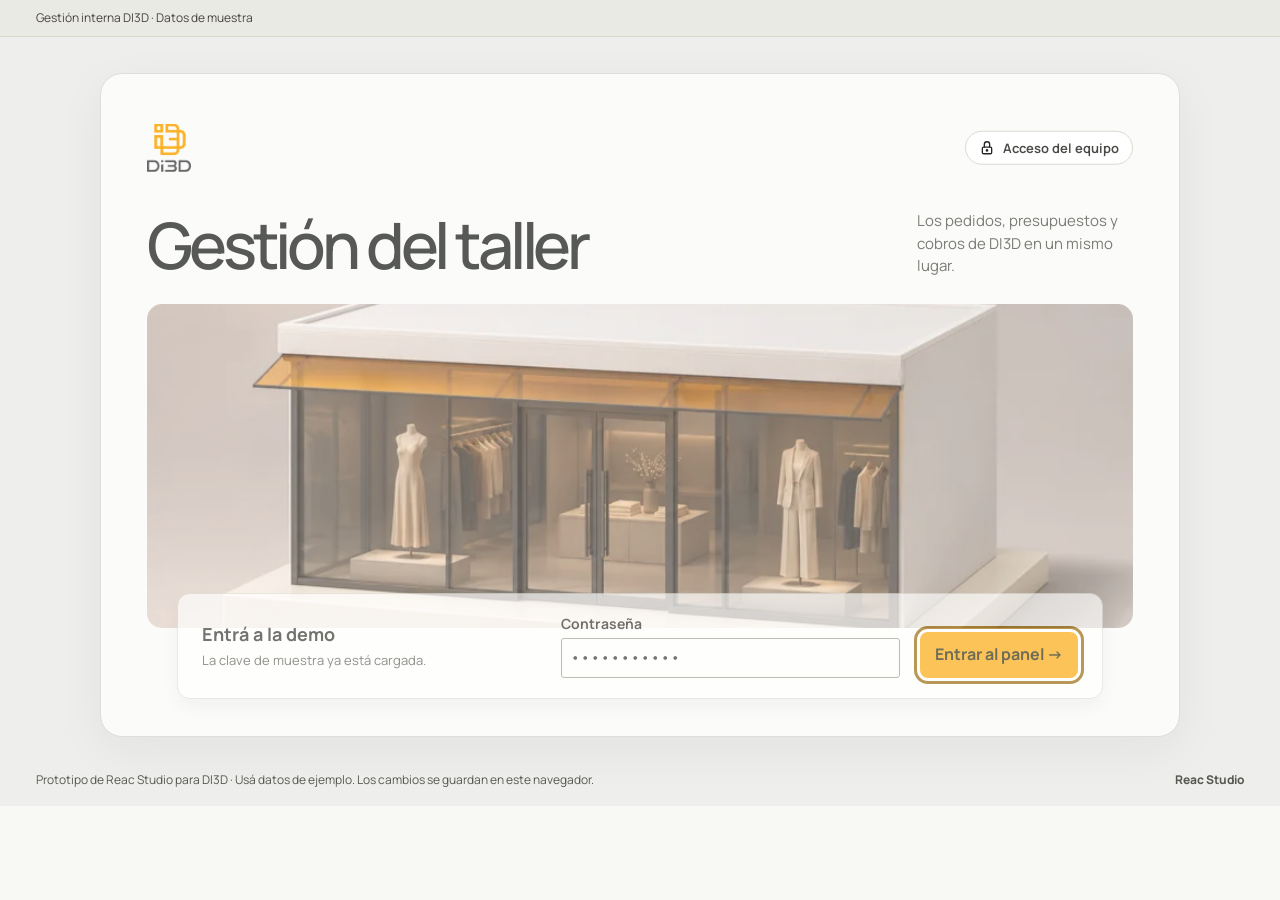
<file: index.html>
<!doctype html>
<html lang="es-AR">
<head>
  <meta charset="utf-8">
  <meta name="viewport" content="width=device-width, initial-scale=1">
  <meta http-equiv="Content-Security-Policy" content="default-src 'none'; script-src 'self'; style-src 'self'; img-src 'self' blob:; font-src data:; connect-src 'self'; form-action 'none'; base-uri 'none'">
  <meta name="robots" content="noindex,nofollow">
  <title>Prototipo DI3D | Sistema de gestión interna</title>
  <link rel="stylesheet" href="tipografia/manrope.css">
  <link rel="stylesheet" href="estilos.css">
  <link rel="stylesheet" href="panel.css">
  <script src="vendor/gsap/gsap.min.js" defer></script>
  <script src="pedidos.js" defer></script>
  <script src="conexion.js" defer></script>
  <script src="demo.js" defer></script>
  <script src="panel.js" defer></script>
</head>
<body>
  <aside class="demo-bar" aria-label="Controles de presentación">
    <div class="shell demo-inner">
      <span>Gestión interna DI3D · Datos de muestra</span>
      <div class="role-switch" role="group" aria-label="Vista de la muestra">
        <button type="button" id="client-view" aria-pressed="true">Vista del cliente</button>
        <button type="button" id="team-view" aria-pressed="false">Vista del equipo</button>
      </div>
      <button class="text-button demo-example" id="load-example" type="button" hidden>Cargar ejemplo</button>
    </div>
  </aside>
  <aside class="rail" id="team-rail" aria-label="Navegación del equipo" hidden>
    <div class="rail-brand"><img src="di3d-oscuro.png" width="800" height="870" alt="DI3D"><span>Gestión del taller</span></div>
    <nav aria-label="Secciones del panel">
      <button type="button" data-section="overview"><img src="iconos-tabler/layout-dashboard.svg" alt="">Resumen</button>
      <button type="button" data-section="inbox"><img src="iconos-tabler/inbox.svg" alt="">Solicitudes</button>
      <button type="button" data-section="board"><img src="iconos-tabler/layout-kanban.svg" alt="">Seguimiento</button>
      <button type="button" data-section="contacts"><img src="iconos-tabler/users.svg" alt="">Contactos</button>
      <button type="button" data-section="finance"><img src="iconos-tabler/circle-check.svg" alt=""><span class="nav-long">Presupuestos y cobros</span><span class="nav-short">Cobros</span></button>
      <button type="button" data-section="archive"><img src="iconos-tabler/archive.svg" alt="">Proyectos pasados</button>
      <button type="button" id="more-nav" popovertarget="more-sections"><span aria-hidden="true">•••</span>Más</button>
    </nav>
    <div id="more-sections" popover></div>
    <button type="button" id="logout"><img src="iconos-tabler/logout.svg" alt="">Cerrar sesión</button>
  </aside>
  <header class="masthead">
    <div class="shell masthead-inner">
      <button type="button" class="brand" id="home-link" aria-label="DI3D · Volver a la portada"><img src="di3d-blanco.png" width="800" height="870" alt=""></button>
      <h1 id="inbox-heading" tabindex="-1" hidden>Solicitudes de cotización</h1>
      <label id="member-label" hidden>Integrante de muestra <select id="active-member"><option>Sofía</option><option>Nicolás</option><option>Valentina</option></select></label><span id="site-label">Servicios</span>
    </div>
  </header>
  <main class="shell">
    <noscript><p>Activá JavaScript para probar la muestra local.</p></noscript>
    <p class="error banner" id="storage-error" role="alert" hidden></p>
    <section id="login" class="login" aria-labelledby="login-title" hidden>
      <header class="login-brand">
        <img src="di3d-oscuro.png" width="800" height="870" alt="DI3D">
        <span><img src="iconos-tabler/lock.svg" alt="" width="16" height="16">Acceso del equipo</span>
      </header>
      <div class="login-intro">
        <h1 id="login-title" tabindex="-1">Gestión del taller</h1>
        <p>Los pedidos, presupuestos y cobros de DI3D en un mismo lugar.</p>
      </div>
      <img class="login-panorama" src="mockups/local.webp" alt="Maqueta ilustrativa de un local comercial con toldo amarillo." width="900" height="600">
      <form id="login-form">
        <div class="login-hint"><strong>Entrá a la demo</strong><p id="login-hint">La clave de muestra ya está cargada.</p></div>
        <div class="field"><label for="team-pass">Contraseña</label><input id="team-pass" type="password" autocomplete="off" required aria-describedby="login-hint login-error"></div>
        <p class="error" id="login-error" role="alert" hidden></p>
        <button type="submit" class="button primary">Entrar al panel →</button>
        <button type="button" class="text-button" id="cancel-login" hidden>Volver al sitio</button>
      </form>
    </section>
    <section id="overview" aria-labelledby="overview-title" class="desk-view" hidden>
      <header class="desk-head"><div><p class="desk-kicker">Operaciones</p><h1 id="overview-title" tabindex="-1">Resumen del taller</h1></div><button type="button" class="button primary" id="new-project">+ Cargar consulta de WhatsApp</button><span id="today" hidden></span></header>
      <div id="metrics" class="metrics" aria-label="Solicitudes por estado"></div>
      <div class="overview-layout">
        <article id="spotlight" class="spotlight"></article>
        <button type="button" id="balance-link" class="balance-link"><span>Saldo por cobrar</span><strong id="overview-balance"></strong><small id="balance-count"></small><span class="balance-action">Ver proyectos pendientes →</span></button>
        <section class="recent"><header><h2>Últimas solicitudes</h2><button type="button" class="text-button" data-go="inbox">Ver todas →</button></header><div id="recent-list"></div></section>
        <section class="task-box"><h2>Para atender</h2><div id="task-list"></div></section>
      </div>
    </section>
    <section id="finance" class="desk-view" aria-labelledby="finance-title" hidden>
      <header class="desk-head"><div><p class="desk-kicker">Administración · ARS</p><h1 id="finance-title" tabindex="-1">Presupuestos y cobros</h1></div></header>
      <div class="finance-metrics" id="finance-metrics" role="group" aria-label="Ver proyectos por importe"></div>
      <div class="finance-head"><h2 id="finance-detail"></h2><label>Período de cobros <select id="finance-period"><option value="month">Este mes</option><option value="previous">Mes anterior</option><option value="all">Todo el historial</option></select></label></div>
      <div id="finance-rows"></div>
    </section>
    <section id="archive" class="desk-view" aria-labelledby="archive-title" hidden>
      <header class="desk-head"><h1 id="archive-title" tabindex="-1">Proyectos pasados</h1></header>
      <label for="archive-search">Buscar por cliente, teléfono, proyecto o referencia</label>
      <input type="search" id="archive-search" placeholder="Nombre, teléfono o referencia"><div id="archive-list"></div>
    </section>
    <section id="board" aria-labelledby="board-title" class="desk-view" hidden>
      <header class="desk-head"><div><p class="desk-kicker">Operaciones</p><h1 id="board-title" tabindex="-1">Tablero de seguimiento</h1></div></header>
      <p class="muted board-hint">Abrí una ficha para actualizar su estado, responsable o próxima revisión.</p>
      <div class="board-grid" id="board-list"></div>
    </section>
    <section id="contacts" aria-labelledby="contacts-title" class="desk-view" hidden>
      <header class="desk-head"><div><p class="desk-kicker">Agenda del equipo</p><h1 id="contacts-title" tabindex="-1">Contactos</h1></div></header>
      <div class="field desk-search"><label for="contact-search">Buscar por nombre, teléfono o correo</label><input type="search" id="contact-search" placeholder="Nombre, teléfono o correo"></div>
      <div id="contact-list"></div>
    </section>

    <section class="cover" id="home" aria-labelledby="home-heading" hidden>
      <div class="cover-copy">
        <p class="eyebrow">Servicios de DI3D</p>
        <h1 id="home-heading" tabindex="-1">Diseño, prototipado e impresión 3D</h1>
        <p>Contanos qué pieza necesitás. Podés compartir un plano, una foto o un croquis para que evaluemos tu pedido.</p>
        <div class="cover-actions">
          <button class="button primary launch" type="button" id="tour">Probar el recorrido completo <span aria-hidden="true">→</span></button>
          <p class="tour-description">Probá el ejemplo de una maqueta comercial. Confirmá el pedido y abrilo en el panel para verlo como lo vería el equipo.</p>
          <button class="text-button" id="home-panel" type="button">Ingresar al panel del equipo →</button>
        </div>
      </div>
      <figure class="cover-drawing">
        <div class="piece-stage">
          <div class="piece-controls" role="group" aria-label="Vista de la pieza">
            <button type="button" data-piece-view="volume" aria-pressed="true">Volumen</button>
            <button type="button" data-piece-view="drawing" aria-pressed="false">Croquis</button>
          </div>
          <img id="piece-preview" src="maqueta-volumen.svg" width="840" height="500" alt="Maqueta de un local comercial en perspectiva.">
        </div>
        <figcaption><span>Pieza de ejemplo</span><strong>Maqueta de un local comercial</strong></figcaption>
      </figure>
      <div class="cover-services"><strong>Empezar con otro proyecto</strong>
        <button class="text-button" type="button" id="start-prototype">Consultar prototipado</button>
        <button class="text-button" type="button" id="start-general">Consulta general</button>
      </div>
    </section>

    <section id="edit-view" aria-labelledby="form-heading" hidden>
      <button class="text-button back" id="form-back" type="button">← Volver a Servicios</button>
      <header class="view-bar">
        <h1 id="form-heading" tabindex="-1">Contanos qué necesitás fabricar</h1>
      </header>
      <form id="quote" autocomplete="off" novalidate>
        <div class="form-grid">
          <fieldset>
            <legend class="visually-hidden">Tu proyecto</legend>
            <div class="field">
              <label for="service">Servicio <span>(opcional)</span></label>
              <select id="service" name="service">
                <option value="">Sin elegir</option>
                <option>Diseño y desarrollo</option>
                <option>Prototipado y producción</option>
                <option>Maquetas y modelos</option>
                <option>Premios y reconocimientos</option>
                <option>Merchandising</option>
                <option>Regalos corporativos</option>
              </select>
            </div>
            <div class="field">
              <label for="piece">Descripción de la pieza o proyecto</label>
              <textarea id="piece" name="piece" rows="2" required maxlength="400" aria-describedby="piece-error"></textarea>
              <p class="error" id="piece-error" hidden></p>
            </div>
              <div class="field">
                <label for="quantity">Cantidad total <span>(si la sabés)</span></label>
                <input id="quantity" name="quantity" inputmode="numeric" maxlength="15" aria-describedby="quantity-error">
                <p class="error" id="quantity-error" hidden></p>
              </div>
            <details id="spec-options"><summary>Agregar precisiones del proyecto</summary>
            <div class="field">
              <label for="use" id="use-label">¿Para qué lo vas a usar? <span>(opcional)</span></label>
              <textarea id="use" name="use" rows="2" maxlength="400"></textarea>
            </div>
              <div class="field" id="dimensions-field">
                <label for="dimensions">Medidas aproximadas <span>(opcional)</span></label>
                <input id="dimensions" name="dimensions" maxlength="100">
              </div>
            <div id="material-field" class="field">
              <label for="material">Material <span>(si lo sabés)</span></label>
              <input id="material" name="material" maxlength="100">
              <label class="check"><input type="checkbox" id="guidance" name="guidance"> Necesito orientación</label>
            </div>
            </details>
          </fieldset>
          <fieldset class="reference-field">
              <legend>Plano, foto o croquis <span>(opcional)</span></legend>
              <figure class="attachment" id="form-file">
                <img alt="" hidden>
                <figcaption></figcaption>
              </figure>
              <div class="field file-field">
                <input class="visually-hidden" id="attachment" type="file" aria-describedby="file-status file-error">
                <label class="button secondary file-button" for="attachment" id="attachment-label">Elegí un archivo</label>
                <button class="text-button" type="button" id="remove-file" hidden>Quitar</button>
              </div>
              <p class="visually-hidden" id="file-status" role="status"></p>
              <p class="error" id="file-error" role="alert" hidden></p>
              <p class="muted small">Hasta 15 MB en esta muestra.</p>
            </fieldset>
            <fieldset class="contact-fields">
              <legend>Contacto</legend>
              <div class="field">
                <label for="contact">Nombre o empresa</label>
                <input id="contact" name="contact" required maxlength="100" aria-describedby="contact-error">
                <p class="error" id="contact-error" hidden></p>
              </div>
              <div class="field">
                <label for="email">Correo electrónico</label>
                <input id="email" name="email" type="email" required maxlength="254" aria-describedby="email-error">
                <p class="error" id="email-error" hidden></p>
              </div>
            </fieldset>
        </div>
        <div class="form-actions">
          <button class="button primary" type="submit" id="submit-request">Confirmar solicitud</button>
          <p class="error" id="quote-error" role="alert" hidden></p>
        </div>
      </form>
    </section>

    <section class="confirmation job" id="confirmation" aria-labelledby="confirmation-heading" hidden>
      <h1 id="confirmation-heading" tabindex="-1">Solicitud registrada en la muestra</h1>
      <div class="confirm-ref"><span>Tu número de referencia</span><strong id="confirm-reference"></strong></div>
      <p id="confirm-summary"></p>
      <button class="button primary" id="confirm-panel" type="button">Ver este pedido en el panel →</button>
      <button class="text-button" id="confirm-back" type="button">Volver a Servicios</button>
    </section>

    <section class="client-reply" id="clarification-view" aria-labelledby="reply-title" hidden>
      <p class="eyebrow" id="reply-reference"></p>
      <h1 id="reply-title" tabindex="-1">Una precisión sobre tu pedido</h1>
      <p id="reply-piece"></p>
      <div class="reply-columns">
        <div>
          <h2>DI3D te consulta</h2><p class="question-text" id="reply-question"></p>
          <form id="reply-form">
            <div class="field"><label for="client-answer">Tu respuesta</label><textarea id="client-answer" rows="3" required maxlength="800"></textarea></div>
            <button class="text-button" type="button" id="sample-answer" hidden>Usar respuesta de ejemplo</button>
            <div class="form-actions"><button class="button primary" type="submit" id="save-answer">Confirmar respuesta</button></div>
          </form>
          <div id="reply-done" hidden><h3>Tu respuesta quedó en el pedido</h3><p id="reply-copy"></p><button class="button primary" type="button" id="reply-panel">Ver respuesta en el panel →</button></div>
          <p class="error" role="alert" id="reply-error" hidden></p>
        </div>
        <figure class="attachment" id="reply-file"><img alt="" hidden><figcaption></figcaption></figure>
      </div>
    </section>

    <div class="workspace" id="workspace" hidden>
    <section id="inbox" aria-labelledby="inbox-heading" hidden>
      <header class="view-bar inbox-header">
        <div class="inbox-title"><h2>Pedidos</h2><button type="button" class="button primary" id="inbox-new">+ Cargar consulta</button></div>
        <div class="filter-field">
          <label for="order-search">Buscar pedido</label><input id="order-search" type="search" placeholder="Proyecto, cliente o referencia">
          <form id="state-filters" aria-label="Filtrar pedidos por estado"></form>
        </div>
      </header>
      <div class="orders-head" aria-hidden="true"><span>Proyecto</span><span>Cliente</span><span>Referencia</span><span>Ingreso</span><span>Estado</span></div>
      <ul class="request-list" id="request-list"></ul><button type="button" class="text-button" id="more-orders" hidden>Ver más pedidos</button>
      <p class="muted" id="inbox-count" role="status"></p>
      <template id="request-row">
        <li><button class="request-row" type="button">
          <span class="row-piece"><strong></strong><span></span></span>
          <span class="row-meta"><span class="reference-code"></span><time></time></span>
          <span class="badge"></span>

        </button></li>
      </template>
    </section>

    <section id="receipt" aria-labelledby="piece-title" hidden>
      <button class="text-button back" id="receipt-back" type="button">← Volver a solicitudes</button>
      <article class="job" aria-labelledby="piece-title">
        <header class="job-head">
          <div class="receipt-meta"><span id="service-output"></span><span id="receipt-status" class="badge"></span></div>
          <h2 id="piece-title" tabindex="-1"></h2>
          <div class="facts"><span id="receipt-client"></span><strong id="quantity-output"></strong><span id="receipt-material"><span id="material-output"></span></span></div>
        </header>
        <button id="guide-question" class="button secondary" type="button" hidden></button>
        <p id="late-answer" role="status" hidden>Respuesta nueva del cliente · Cotización ya emitida</p>
        <div class="job-grid">
          <section class="quote-record" aria-labelledby="quote-record-title">
            <header><h3 id="quote-record-title">Presupuesto</h3><button class="text-button" type="button" id="edit-offer">Registrar cotización</button></header>
            <div id="offer-read" hidden><p id="offer-info"></p><a class="text-button" id="offer-download" hidden>Descargar PDF</a></div>
            <form id="offer-form" hidden>
              <div class="plan-fields"><div class="field"><label for="offer-number">Número de cotización</label><input id="offer-number" maxlength="80" required></div>
              <div class="field"><label for="offer-date">Fecha de cotización</label><input type="date" id="offer-date" required max="9999-12-31"></div></div>
              <div class="plan-fields"><label>Importe en pesos<input id="offer-amount" type="number" required min="0.01" max="9999999999.99" step=".01"></label><label>Estado del presupuesto<select id="offer-approval"><option value="pending">Pendiente de aprobación</option><option value="approved">Aprobado</option></select></label></div>
              <div class="field"><label for="offer-file">PDF de la cotización <span>(opcional, hasta 15 MB)</span></label><input type="file" accept=".pdf,application/pdf" id="offer-file"></div>
              <p id="offer-existing" class="small muted"></p>
              <div class="form-actions"><button class="button primary" type="submit" id="save-offer">Guardar presupuesto</button> <button type="button" class="text-button" id="cancel-offer">Cancelar</button></div>
            </form>
            <section id="payment-record" hidden>
              <p id="payment-summary"></p>
            <button type="button" class="button primary" id="approve-offer" hidden>Registrar aprobación</button>
              <button type="button" class="button primary" id="add-payment">Registrar cobro</button>
              <div id="payment-list"></div>
            </section>
            <p id="offer-result" role="status" class="small"></p>
          </section>
          <section class="tracking" aria-labelledby="tracking-title">
            <h3 id="tracking-title">Seguimiento interno</h3>
            <div id="tracking-read"><p id="note-read"></p><button class="button secondary" id="edit-tracking" type="button">Actualizar seguimiento</button></div>
            <p class="planning" id="plan-read"></p>
            <form id="follow-up" hidden>
            <fieldset>
              <legend class="visually-hidden">Editar seguimiento</legend>
              <div class="field"><label for="request-status">Estado</label><select id="request-status" required></select></div>
              <div class="plan-fields"><div class="field"><label for="owner">Responsable</label><input id="owner" maxlength="100"></div>
              <div class="field"><label for="next-review">Próxima revisión</label><input id="next-review" type="date" max="9999-12-31"></div></div>
              <div class="field"><label for="internal-note">Nota interna</label><textarea id="internal-note" rows="3" maxlength="1200" placeholder="¿Qué falta confirmar?"></textarea></div>
              <div class="form-actions">
                <button class="button primary" id="save-follow-up" type="submit">Guardar seguimiento</button>
                <button class="text-button" type="button" id="cancel-tracking">Cancelar</button>
              </div>
            </fieldset>
          </form>
            <p class="small" id="follow-result" role="status"></p>
          </section>
          <details class="exchange" id="exchange-details">
            <summary>Aclaraciones con el cliente</summary>
            <div id="exchange-history"></div>
            <form id="ask-form">
              <div class="field"><label for="question">¿Qué dato necesitás para cotizar?</label><input id="question" required maxlength="400"></div>
              <button class="button primary" type="submit" id="ask">Pedir aclaración</button>
            </form>
            <button class="button primary" type="button" id="open-reply" hidden>Responder como cliente →</button>
            <button class="text-button" type="button" id="copy-reply" hidden>Copiar enlace local del cliente</button>
            <p id="copy-result" class="small muted" role="status"></p>
            <button class="text-button" type="button" id="ask-again" hidden>Pedir otra aclaración</button>
            <p class="error" role="alert" id="ask-error" hidden></p>
          </details>
          <details class="project-specs"><summary>Datos, mockup y archivos del pedido</summary>
          <dl class="job-details">
            <div><dt>Pedido</dt><dd><span id="receipt-reference" class="reference-code"></span> · <time id="receipt-date"></time></dd></div>
            <div><dt>Contacto</dt><dd><span id="name-output"></span><span id="email-output" class="email"></span></dd></div>
            <div><dt>Uso o finalidad</dt><dd id="use-output"></dd></div>
            <div id="guidance-output" hidden><dt>Material</dt><dd>El cliente pidió orientación.</dd></div>
            <div id="receipt-dimensions"><dt>Medidas aproximadas</dt><dd id="dimensions-output"></dd></div>
          </dl>
          <section class="job-reference" aria-labelledby="reference-heading">
            <h3 id="reference-heading" class="visually-hidden">Referencia del cliente</h3>
            <figure id="order-mockup" hidden><img alt=""><figcaption>Mockup ilustrativo</figcaption></figure>
            <details id="order-reference" open><summary>Archivo del pedido</summary>
            <figure class="attachment" id="receipt-file"><img alt="" hidden><figcaption></figcaption></figure>
            <a class="text-button download" id="download-file" hidden>Descargar adjunto</a></details>
          </section>
          </details>
        <section class="project-tools"><div><strong id="source-label"></strong> <button id="change-project" class="text-button">Editar proyecto</button></div>
          <details id="project-log"><summary>Historial del proyecto</summary><ol id="events"></ol></details>
          <button class="text-button" id="archive-project"></button>
        </section>
        </div>
      </article>
    </section>
    </div>
  </main>
  <dialog id="payment-dialog" aria-labelledby="payment-title"><form id="payment-form">
    <h2 id="payment-title">Registrar cobro</h2><p id="payment-balance"></p>
    <div id="payment-fields"><label>Importe en pesos<input id="payment-amount" type="number" step=".01" min=".01"></label><label>Fecha del cobro<input type="date" id="payment-date"></label></div>
    <label id="void-label" hidden>Motivo de anulación<input id="void-reason" maxlength="200"></label>
    <p id="payment-error" role="alert" hidden></p><div class="form-actions"><button class="button primary" type="submit">Confirmar</button><button type="button" class="text-button" id="cancel-payment">Cancelar</button></div>
  </form></dialog>
  <dialog id="project-dialog" aria-labelledby="project-dialog-title">
    <form id="project-editor">
      <h2 id="project-dialog-title">Cargar consulta de WhatsApp</h2>
      <button type="button" id="wa-example" class="text-button">Usar un mensaje de ejemplo</button>
      <div class="plan-fields"><label>Cliente<input name="contact" required maxlength="100"></label><label>Teléfono<input name="phone" type="tel" maxlength="40"></label></div>
      <label>Proyecto<input name="piece" required maxlength="400"></label>
      <div class="plan-fields"><label>Cantidad<input name="quantity" inputmode="numeric" pattern="[1-9][0-9]*" maxlength="12"></label><label>Servicio<select name="service"></select></label></div>
      <label>Correo (opcional)<input name="email" type="email" maxlength="254"></label>
      <label>Mensaje o descripción<textarea name="use" rows="3" maxlength="1800"></textarea></label>
      <details><summary>Precisiones y archivo</summary>
        <label>Material<input name="material" maxlength="120"></label><label>Medidas<input name="dimensions" maxlength="180"></label>
        <label>Adjuntar o reemplazar archivo (hasta 15 MB)<input id="project-file" type="file"></label>
        <label id="project-remove-label"><input id="project-remove-file" type="checkbox"> Quitar adjunto actual</label>
      </details>
      <p id="project-error" role="alert" hidden></p>
      <div class="form-actions"><button class="button primary" type="submit">Guardar proyecto</button><button type="button" id="close-project" class="text-button">Cancelar</button></div>
    </form>
  </dialog>
  <footer class="shell footer"><p>Prototipo de Reac Studio para DI3D · Usá datos de ejemplo. Los cambios se guardan en este navegador.</p><span>Reac Studio</span></footer>
</body>
</html>
</file>
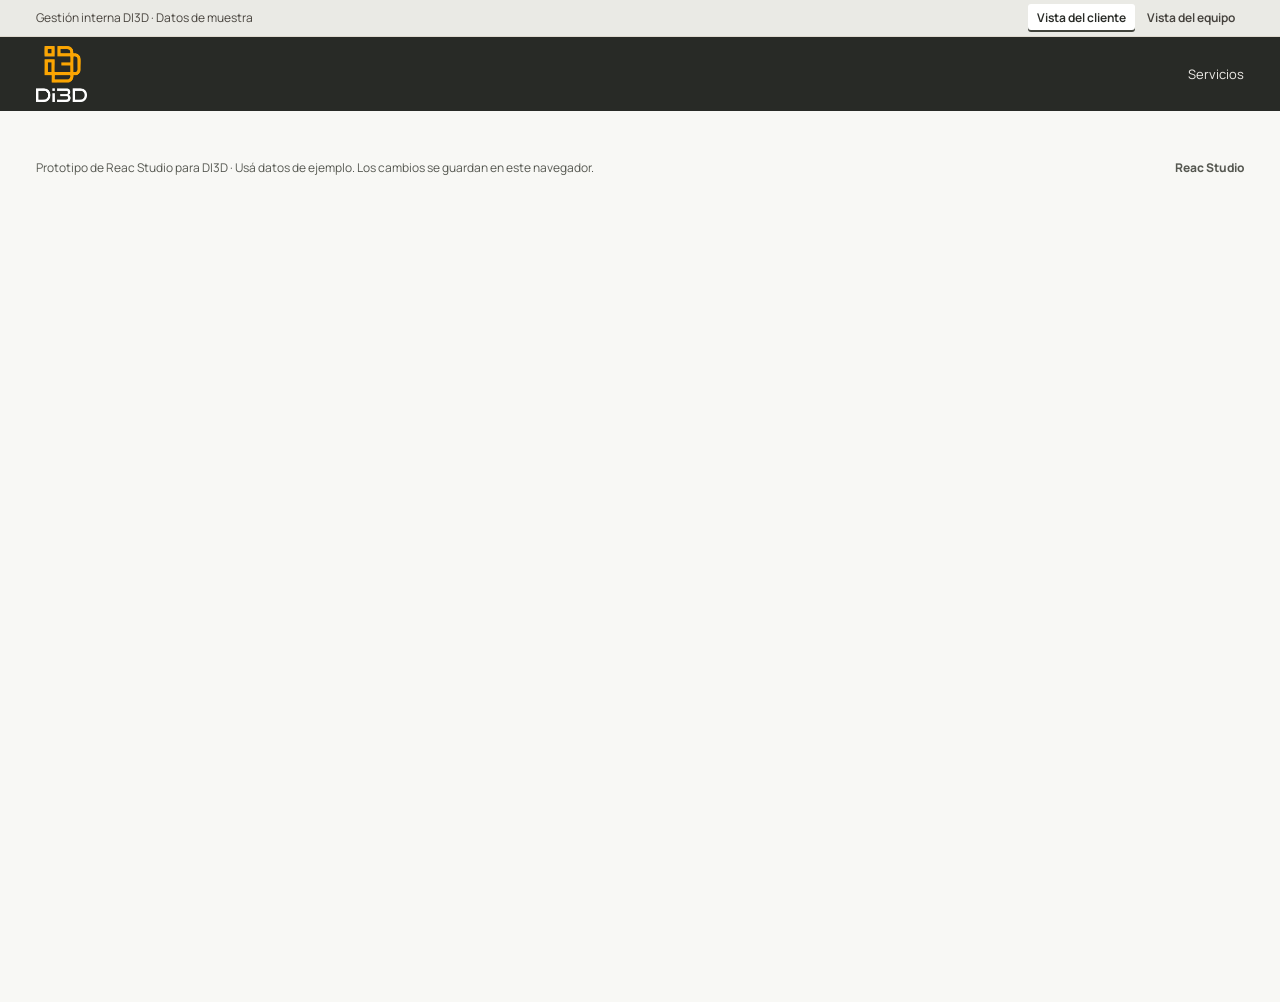
<file: panel.html>
<!doctype html>
<html lang="es-AR">
<head>
  <meta charset="utf-8">
  <meta http-equiv="refresh" content="0; url=index.html#equipo">
  <title>DI3D · Acceso al panel</title>
</head>
<body><a href="index.html#equipo">Abrir el panel de DI3D</a></body>
</html>
</file>
<file: tipografia/manrope.css>
@font-face{font-family:Manrope;font-style:normal;font-weight:200 800;font-display:swap;src:url([data-uri]) format('truetype')}
</file>
<file: estilos.css>
:root {
  color-scheme: light;
  --ink: #252525;
  --muted: #595754;
  --line: #d9d5ce;
  --canvas: #f7f7f7;
  --paper: #fff;
  --amber: #fba502;
  --amber-dark: #4d3600;
  --danger: #9d2b24;
  font-family: "Segoe UI", system-ui, sans-serif;
  line-height: 1.45;
  color: var(--ink);
  background: var(--canvas);
}

*, *::before, *::after { box-sizing: border-box; }
[hidden] { display: none !important; }
body, h1, h2, h3, p, dl, dd, figure { margin: 0; }
button, input, textarea, select { font: inherit; }
button { cursor: pointer; }
button:disabled { cursor: wait; opacity: .7; }
p, dd, h2, figcaption, .row-piece { overflow-wrap: anywhere; }
:focus-visible { outline: 3px solid #946100; outline-offset: 3px; }
.shell { width: min(100% - 36px, 1080px); margin-inline: auto; }
main { padding-top: 23px; }
h1, h2 { font-family: Bahnschrift, "Segoe UI", sans-serif; line-height: 1.08; letter-spacing: -.023em; }
h1 { font-size: clamp(27px, 4vw, 39px); }
h2 { font-size: clamp(25px, 4vw, 45px); }
h3, dt { color: var(--muted); font-size: 15px; font-weight: 700; }

.demo-bar { background: #eae7e1; color: #48443e; border-bottom: 1px solid #ded9ce; }
.demo-inner { display: flex; align-items: center; gap: 4px 20px; flex-wrap: wrap; padding-block: 7px; font-size: 13px; }
.role-switch { display: inline-flex; gap: 3px; padding: 3px; background: #f5f3ef; border-radius: 5px; }
.role-switch button { border: 0; border-radius: 3px; min-height: 33px; padding: 3px 9px; color: #45423d; background: transparent; font-weight: 650; }
.role-switch button:hover { background: #e7e2d8; }
.role-switch [aria-pressed="true"], .role-switch [aria-pressed="true"]:hover { background: #34312c; color: white; }
.demo-example { font-size: 14px; }
.masthead { background: #2a2a2a; color: white; border-bottom: 3px solid var(--amber); }
.masthead-inner { min-height: 58px; display: flex; align-items: center; justify-content: space-between; gap: 17px; }
.brand { font: 700 28px/1 Bahnschrift, "Segoe UI", sans-serif; }
#site-label { color: #efede9; font-size: 15px; }

.cover { display: grid; grid-template-columns: minmax(0, .96fr) minmax(0, 1.04fr); align-items: center; gap: 34px; padding: clamp(18px, 4.5vw, 55px); background: #2a2a2a; color: white; border-radius: 6px; }
.cover h1 { font-size: clamp(38px, 5.2vw, 66px); text-wrap: balance; }
.cover-copy p { margin-top: 14px; max-width: 37ch; color: #f2eee7; font-size: 18px; }
.cover-copy .eyebrow { margin: 0 0 10px; color: #ffca65; font-size: 15px; font-weight: 700; }
.cover-actions { display: flex; align-items: flex-start; flex-direction: column; gap: 3px; margin-top: 18px; }
.cover .text-button { color: #f7f2e9; }
.cover :focus-visible { outline-color: #ffcf77; }
.cover-drawing { padding: 8px; border: 1px solid #787571; }
.cover-drawing figcaption { padding: 4px 5px 9px; font-size: 14px; font-weight: 650; }
.cover-drawing img { display: block; width: 100%; height: auto; }

.view-bar { margin-bottom: 14px; }
.button { display: inline-flex; align-items: center; justify-content: center; min-height: 44px; padding: 8px 14px; border: 1px solid transparent; border-radius: 4px; font-weight: 700; text-align: center; }
.primary { background: var(--amber); color: #242100; }
.primary:hover { background: #ffb72f; }
.secondary { color: var(--ink); background: white; border-color: #9e988f; }
.secondary:hover { background: #f4efe5; }
.text-button { min-height: 44px; padding: 4px 0; border: 0; color: #4d390f; background: transparent; font-weight: 650; text-decoration: underline; text-underline-offset: 3px; text-align: left; }
.text-button:hover { text-decoration-thickness: 2px; }
.back { margin-bottom: 4px; }
.muted { color: var(--muted); }
.small { font-size: 14px; }
.banner { padding: 10px; margin-bottom: 14px; background: #fff0ed; }

.form-grid { display: grid; grid-template-columns: minmax(0, 1.15fr) minmax(0, 1fr); gap: 14px; }
.form-aside { display: grid; align-content: start; gap: 14px; min-width: 0; }
fieldset { min-width: 0; margin: 0; padding: 10px 15px 15px; border: 1px solid var(--line); border-radius: 5px; background: var(--paper); }
legend { padding-inline: 5px; font-size: 18px; font-weight: 750; }
legend span, label span { color: var(--muted); font-size: 14px; font-weight: 400; }
.field + .field, .field-pair, .field-pair + .field, figure + .field { margin-top: 10px; }
.field-pair { display: grid; grid-template-columns: minmax(0, .9fr) minmax(0, 1.1fr); gap: 10px; }
.field-pair .field { margin-top: 0; }
.field label, .filter-field label { display: block; margin-bottom: 4px; font-weight: 650; }
.field input:not([type="checkbox"], [type="file"]), .field textarea, select { width: 100%; min-height: 40px; border: 1px solid #9e988f; border-radius: 3px; color: var(--ink); background: white; padding: 5px 8px; }
.field textarea { display: block; resize: vertical; }
.field .check { display: flex; align-items: center; gap: 8px; min-height: 40px; margin: 0; width: fit-content; font-weight: 500; cursor: pointer; }
.check input { width: 18px; height: 18px; margin: 0; accent-color: #9e6400; }
.field [aria-invalid="true"] { border-color: var(--danger); }
.error { margin-top: 4px; color: var(--danger); font-size: 14px; font-weight: 650; }
.file-field { display: flex; flex-wrap: wrap; gap: 6px 12px; align-items: center; }
.file-field .file-button { display: inline-flex; margin-bottom: 0; cursor: pointer; }
#attachment:focus-visible + .file-button { outline: 3px solid #946100; outline-offset: 3px; }
.file-field ~ .small { margin-top: 5px; }
.form-actions { margin-top: 12px; }
.attachment { overflow: hidden; border: 1px solid var(--line); border-radius: 4px; background: #faf9f5; }
.attachment img { display: block; width: 100%; max-height: 310px; object-fit: contain; background: #edf5fc; }
.attachment figcaption { color: var(--muted); padding: 6px 9px; font-size: 14px; }
.download { display: inline-flex; align-items: center; }

.confirmation { padding: clamp(18px, 4vw, 36px); max-width: 650px; }
.confirm-ref { display: grid; gap: 4px; margin-block: 18px 12px; }
.confirm-ref strong, .reference-code { font-variant-numeric: tabular-nums; }
.confirm-ref strong { width: fit-content; color: var(--amber-dark); background: #fff1d6; padding: 6px 12px; font-size: clamp(24px, 5vw, 34px); }
.confirmation .button { margin-top: 16px; }

.inbox-header { display: flex; flex-wrap: wrap; justify-content: space-between; align-items: end; gap: 12px; }
.filter-field { min-width: min(100%, 205px); }
.filter-field label { font-size: 14px; }
.request-list { display: grid; gap: 8px; padding: 0; margin: 8px 0 0; list-style: none; }
.request-row { width: 100%; display: grid; grid-template-columns: minmax(0, 1fr) minmax(120px, .28fr) 145px 20px; align-items: center; gap: 12px; padding: 14px; border: 1px solid var(--line); border-radius: 5px; color: var(--ink); background: var(--paper); text-align: left; }
.request-row:hover { border-color: #a57015; background: #fffbf2; }
.row-piece, .row-meta { display: grid; gap: 3px; }
.row-piece > span, .row-meta, time { color: var(--muted); font-size: 14px; }
.row-piece strong { font-size: 17px; }
.reference-code { font-weight: 750; color: #39352d; }
.row-arrow { font-size: 22px; }
.badge { justify-self: start; display: inline-block; width: fit-content; padding: 4px 8px; border-radius: 4px; font-size: 14px; font-weight: 700; }
.badge[data-state="new"] { color: #224874; background: #e6eef9; }
.badge[data-state="review"] { color: #4d377e; background: #eee8fc; }
.badge[data-state="missing"] { color: #624000; background: #ffedc4; }
.badge[data-state="quoted"] { color: #1c5538; background: #e2f1e8; }

.job { background: var(--paper); border: 1px solid var(--line); border-top: 4px solid var(--amber); border-radius: 5px; }
.job-head { padding: 16px 20px 0; }
.receipt-meta { display: flex; align-items: center; gap: 6px 10px; flex-wrap: wrap; margin-bottom: 9px; }
.facts { display: grid; grid-template-columns: minmax(0, .75fr) minmax(0, 1.25fr); margin-top: 12px; border-block: 1px solid var(--line); }
.facts > div { padding: 7px 10px; }
.facts > div:first-child { padding-left: 0; }
.facts > div + div { border-left: 1px solid var(--line); }
.facts dd { font-weight: 650; }
.job-grid { display: grid; grid-template-columns: minmax(0, 1.32fr) minmax(0, 1fr); grid-template-areas: "reference follow" "details follow"; align-items: start; gap: 8px 18px; padding: 14px 20px 19px; }
.job-reference { grid-area: reference; }
.job-reference h3 { margin-bottom: 5px; }
.job-details { grid-area: details; display: grid; grid-template-columns: repeat(2, minmax(0, 1fr)); gap: 8px 12px; }
.job-details > div { padding-top: 6px; border-top: 1px solid var(--line); }
.job-details dd { margin-top: 2px; white-space: pre-wrap; }
.email { display: block; color: #3f515e; }
#follow-up { grid-area: follow; min-width: 0; }
#follow-up fieldset { background: #faf8f3; }
#follow-result { margin-top: 6px; }

.footer { display: flex; justify-content: space-between; gap: 4px 16px; flex-wrap: wrap; padding-block: 13px 20px; color: var(--muted); font-size: 14px; }
.footer > span { font-weight: 750; }
.visually-hidden { position: absolute; width: 1px; height: 1px; margin: -1px; padding: 0; overflow: hidden; clip-path: inset(50%); white-space: nowrap; }

@media (max-width: 760px) {
  .cover { grid-template-columns: minmax(0, 1fr); gap: 13px; }
  .cover h1 { text-wrap: initial; }
  .form-grid, .job-grid { grid-template-columns: minmax(0, 1fr); }
  .job-grid { grid-template-areas: "reference" "follow" "details"; }
}
@media (max-width: 550px) {
  .shell { width: calc(100% - 28px); }
  main { padding-top: 12px; }
  .masthead-inner { min-height: 44px; }
  .demo-inner { gap: 4px 12px; padding-block: 4px; }
  .demo-example { min-height: 33px; }
  .request-row { grid-template-columns: minmax(0, 1fr) auto; gap: 6px 10px; }
  .row-piece { grid-column: span 2; }
  .row-meta { display: flex; gap: 3px 9px; flex-wrap: wrap; }
  .row-arrow { display: none; }
  .job-head { padding: 12px 12px 0; }
  .job-grid { gap: 14px; padding: 12px; }
  .job-details { grid-template-columns: minmax(0, 1fr); }
}
:root { --paper:#fff; --canvas:#f8f8f5; --ink:#292b27; --muted:#565851; --line:#d3d4cb; font-family:Manrope,Arial,sans-serif; }
.shell { width:min(100% - 72px,1300px); }
h1,h2,.brand { font-family:Manrope,Arial,sans-serif; }
.brand { font-size:32px; font-weight:800; letter-spacing:-.07em; }
.demo-bar { background:#eaeae5; }
.demo-inner { min-height:36px; padding-block:2px; gap:8px 18px; }
.demo-inner > span { font-size:12px; }
.role-switch { margin-left:auto; padding:0; background:transparent; }
.role-switch button { min-height:28px; font-size:12px; }
.role-switch [aria-pressed=true], .role-switch [aria-pressed=true]:hover { color:var(--ink); background:white; box-shadow:inset 0 -2px #42443c; }
.demo-example { font-size:12px; min-height:28px; }
.masthead { border:0; background:#282a26; }
.masthead-inner { justify-content:flex-start; gap:22px; min-height:74px; }
.masthead h1 { padding-left:22px; border-left:1px solid #76786e; font-size:clamp(22px,2.4vw,32px); font-weight:650; letter-spacing:-.035em; }
#site-label { margin-left:auto; font-size:13px; }
main { padding-top:30px; }
.workspace { display:grid; grid-template-columns:minmax(255px,.87fr) minmax(0,2.3fr); gap:clamp(24px,3vw,48px); align-items:start; }
#inbox { border-right:1px solid var(--line); padding-right:clamp(18px,2vw,32px); min-height:540px; }
.inbox-header { display:block; margin-bottom:10px; }
.inbox-header h2 { margin-bottom:18px; font-size:28px; }
.filter-field label { font-size:13px; }
.filter-field select { width:100%; }
#inbox-count { margin:16px 0 6px; font-size:13px; }
.request-list { display:block; margin:0; border-top:1px solid var(--line); }
.request-row { position:relative; display:flex; gap:6px; align-items:flex-start; flex-direction:column; border:0; border-bottom:1px solid var(--line); border-radius:0; background:transparent; padding:16px 14px; }
.request-row[aria-current=true] { background:#30322e; color:white; box-shadow:inset 4px 0 var(--amber); }
.request-row[aria-current=true] .row-meta,.request-row[aria-current=true] time,.request-row[aria-current=true] .row-piece > span,.request-row[aria-current=true] .reference-code { color:#e6e7df; }
.row-piece strong { line-height:1.2; font-size:18px; letter-spacing:-.023em; }
.row-meta { display:flex; align-items:center; gap:9px; flex-wrap:wrap; }
.row-meta, .row-meta time, .row-piece > span { font-size:12px; }
.row-meta .reference-code { font-family:Consolas,monospace; }
.badge { display:inline-flex; align-items:center; gap:6px; border-radius:20px; line-height:1.4; padding:3px 9px; font-size:12px; }
.badge::before { content:""; width:6px; height:6px; border-radius:50%; background:currentColor; }
#receipt-back { display:none; }
.job { background:transparent; border:none; border-radius:0; }
.job-head { padding:0; }
.receipt-meta { display:flex; justify-content:space-between; margin:1px 0 9px; }
#service-output { font-size:14px; color:var(--muted); font-weight:650; }
#piece-title { letter-spacing:-.055em; font-size:clamp(32px,3.1vw,48px); font-weight:750; }
.facts { display:flex; gap:18px; align-items:center; border:0; margin:12px 0 17px; }
.facts strong { font-size:20px; font-weight:750; }
#receipt-material { padding-left:18px; border-left:1px solid #abaea1; }
.job-grid { display:block; padding:0; }
.job-reference { position:relative; }
.attachment,.cover-drawing { border:0; border-radius:0; }
.attachment img { object-fit:contain; background:#f2f2eb; max-height:280px; }
.attachment figcaption { background:#e9eae2; font:13px/1.5 Consolas,monospace; padding:8px 12px; color:#46483e; }
.job-reference .download { position:absolute; right:10px; bottom:1px; min-height:32px; font-size:13px; }
.job-reference figcaption { padding-right:145px; }
.tracking { margin-top:18px; padding:13px 16px; border-left:4px solid var(--amber); background:#f1efe5; }
.tracking h3,.job-details dt { font-size:13px; font-weight:650; color:#53544c; }
#tracking-read { display:flex; gap:14px; align-items:center; justify-content:space-between; }
#note-read { font-size:clamp(19px,2vw,24px); letter-spacing:-.025em; line-height:1.32; font-weight:650; white-space:pre-wrap; }
#edit-tracking { font-size:13px; flex:none; min-height:36px; background:transparent; }
#follow-up fieldset { padding:8px 0 0; border:none; background:transparent; }
#follow-up .form-actions { display:flex; gap:16px; align-items:center; }
.job-details { display:flex; flex-wrap:wrap; gap:16px 26px; border-top:1px solid var(--line); margin-top:18px; padding-top:12px; }
.job-details > div { border:0; padding:0; max-width:35ch; }
.job-details dd { font-size:14px; }
.footer { padding-block:18px; font-size:12px; }
.cover { background:transparent; color:var(--ink); border-radius:0; padding:clamp(15px,3.5vw,48px) 0; }
.cover-copy .eyebrow { color:#655023; }
.cover-copy p,.cover .text-button { color:var(--muted); }
.cover-drawing { padding:0; }
.cover-drawing figcaption { color:var(--ink); }
#form-heading { font-size:clamp(34px,4.2vw,58px); letter-spacing:-.055em; }
#edit-view .view-bar { border-bottom:1px solid var(--line); padding-bottom:18px; margin-bottom:20px; }
.form-grid { grid-template-columns:minmax(0,.84fr) minmax(0,1.16fr); grid-template-areas:"project drawing" "contact drawing"; align-items:start; gap:16px 48px; }
.form-grid fieldset { border:0; background:transparent; padding:0; }
.form-grid fieldset:first-child { grid-area:project; }
.form-grid legend { padding:0 0 8px; font-weight:700; }
.reference-field { grid-area:drawing; }
.contact-fields { grid-area:contact; display:grid; grid-template-columns:minmax(0,.75fr) minmax(0,1.25fr); gap:0 10px; }
.contact-fields .field { min-width:0; margin:0; }
.field label,.filter-field label { font-size:14px; }
#spec-options { border-block:1px solid var(--line); margin-top:16px; }
#spec-options summary { padding:10px 0; cursor:pointer; font-size:14px; font-weight:650; }
#spec-options[open] { padding-bottom:10px; }
#form-file:has(img[hidden]) { min-height:160px; display:grid; place-items:center; background:#eeeee8; border:1px dashed #a5a69b; }
#form-file:has(img[hidden]) figcaption { background:none; }
#quantity { max-width:160px; }
#edit-view .form-actions { margin-top:18px; }
@media(max-width:900px) {
 .shell { width:calc(100% - 32px); }
 .workspace { display:block; }
 #inbox { border:0; padding:0; min-height:0; }
 body[data-view=receipt] #inbox { display:none; }
 #receipt-back { display:inline-block; }
 .job-reference .download { position:static; }
 .job-reference figcaption { padding-right:12px; }
 #tracking-read { align-items:flex-start; flex-direction:column; gap:10px; }
 .form-grid { display:grid; grid-template-columns:1fr; grid-template-areas:"project" "drawing" "contact"; }
}
@media(max-width:550px) {
 .masthead-inner { min-height:58px; gap:12px; }
 .masthead h1 { font-size:20px; padding-left:12px; }
 body:is([data-view=receipt],[data-view=inbox]) #site-label { display:none; }
 .brand { font-size:25px; }
 .demo-inner { gap:0 8px; padding-block:4px; }
 .demo-inner > span { font-size:11px; }
 .role-switch button { font-size:11px; padding-inline:6px; }
 .cover-copy { padding:0; }
 main { padding-top:12px; }
 .job-details > div { max-width:100%; }
 .contact-fields { display:block; }
 .contact-fields .field + .field { margin-top:10px; }
 .facts { gap:12px; }
 .request-row { padding:14px; }
}
@media(forced-colors:active) {
 .request-row[aria-current=true],.role-switch [aria-pressed=true] { outline:2px solid Highlight; outline-offset:-3px; }
}

.brand { color:inherit; background:none; border:0; padding:0; min-height:44px; }
.cover { grid-template-columns:minmax(0,1.05fr) minmax(0,1fr); gap:46px 6%; padding-block:clamp(28px,4vw,64px) 0; }
.cover-copy .eyebrow,.client-reply .eyebrow { color:#5a5343; text-transform:uppercase; font:700 13px/1.5 Manrope,sans-serif; letter-spacing:.1em; }
.cover h1 { max-width:13ch; font-size:clamp(46px,5.4vw,80px); line-height:1.01; letter-spacing:-.066em; font-weight:750; }
.cover-copy p { max-width:42ch; line-height:1.6; }
.cover-actions { margin-top:26px; }
.launch { gap:24px; min-height:50px; padding-inline:20px; }
.launch span { font-size:22px; line-height:1; }
.cover-copy .tour-description { margin-top:8px; max-width:47ch; font-size:14px; }
.cover-drawing { overflow:hidden; background:#f2f2eb; border:1px solid var(--line); }
.cover-drawing img { aspect-ratio:300 / 184; width:100%; object-fit:contain; }
.cover-drawing figcaption { padding:15px 20px; border-top:1px solid #bfc2b7; display:flex; align-items:baseline; justify-content:space-between; flex-wrap:wrap; gap:4px 10px; }
.cover-drawing figcaption span { color:var(--muted); font-size:13px; font-weight:500; }
.cover-drawing figcaption strong { font-size:16px; }
.cover-services { grid-column:1/-1; display:flex; flex-wrap:wrap; gap:0 24px; align-items:center; padding-block:12px; border-block:1px solid var(--line); }
.cover-services strong { margin-right:auto; }
.confirmation { padding:clamp(24px,5vw,72px) 0; }
.confirmation .text-button { display:block; margin-top:8px; }
.exchange { margin-top:16px; padding-block:14px; border-block:1px solid var(--line); }
.exchange h3,.client-reply h2 { color:var(--ink); font-size:19px; line-height:1.3; letter-spacing:-.025em; }
.exchange form { margin-top:10px; display:flex; gap:12px; align-items:end; }
.exchange form .field { flex:1; }
.exchange .button { min-height:40px; }
.exchange-item { margin-block:10px; }
.exchange-item strong { margin-top:6px; display:block; color:var(--muted); font-size:13px; }
.received-answer { font-size:21px; font-weight:700; }
.received-answer,#reply-copy,.question-text { white-space:pre-wrap; }
.client-reply { padding-block:clamp(20px,4vw,56px); }
.client-reply h1 { margin-block:10px; font-size:clamp(34px,4vw,58px); letter-spacing:-.05em; }
.reply-columns { display:grid; grid-template-columns:minmax(0,.9fr) minmax(0,1.1fr); align-items:start; gap:36px; border-top:1px solid var(--line); padding-top:22px; margin-top:20px; }
.question-text { margin:6px 0 16px; font-size:18px; }
#reply-done { border-left:3px solid var(--amber); padding-left:14px; }
#reply-copy { margin-block:8px 14px; font-size:18px; }
.tracking:has(#note-read[data-empty]) { background:transparent; border-left:0; padding:0; }
#note-read[data-empty] { font-size:15px; font-weight:500; }
.tracking:has(#note-read[data-empty]) h3 { margin-bottom:4px; }
@media(max-width:760px) {
 .cover { grid-template-columns:1fr; gap:22px; padding-block:22px 0; }
 .cover h1 { font-size:clamp(40px,9vw,57px); }
 .cover-copy p { font-size:16px; }
 .cover-actions { margin-top:18px; }
 .cover-services strong { width:100%; }
 .cover-drawing figcaption { padding:10px 12px; }
 .reply-columns { grid-template-columns:1fr; gap:18px; }
 .exchange form { display:block; }
 .exchange form .button { margin-top:10px; }
}

/* Material study on the service cover. */
.cover-drawing { background:#232627; border:0; border-radius:14px; color:#fff; }
.piece-stage { background:#232627; }
.piece-stage.drawing-mode { background:#f2f2eb; }
.piece-controls { display:flex; gap:3px; padding:12px 14px 0; }
.piece-controls button { background:#383c3d; color:#f7f6f0; border:0; border-radius:5px; min-height:44px; padding:6px 15px; font-size:13px; font-weight:700; }
.piece-controls button[aria-pressed=true] { color:#241c0d; background:#ffbc45; }
.piece-stage img { display:block; width:100%; height:auto; aspect-ratio:840 / 500; object-fit:contain; }
.drawing-mode img { padding:16px; }
.cover-drawing figcaption { color:white; background:#292d2e; border-color:#484c4d; }
.cover-drawing figcaption span { color:#c4cbcb; }
.cover .launch { min-height:52px; padding-inline:22px; gap:16px; border-radius:8px; }
.cover-services { padding-block:17px; }
#edit-view .view-bar { padding-block:10px 22px; }
#edit-view .reference-field { background:#f0f0e9; border-radius:12px; padding:clamp(14px,2vw,26px); }
#edit-view .reference-field legend { float:left; width:100%; }
#edit-view .reference-field legend + * { clear:both; }
@media (prefers-reduced-motion:no-preference) {
 .button,.piece-controls button,.rail button,.metric { transition:background-color .18s ease,color .18s ease; }
 .launch span { transition:transform .18s ease; }
 .launch:is(:hover,:focus-visible) span { transform:translateX(4px); }
}
</file>
<file: panel.css>
body[data-team] {
  display:grid; grid-template-columns:206px minmax(0,1fr); grid-template-rows:auto auto 1fr auto;
  min-height:100vh; background:#f5f5f0;
}
body[data-team] .demo-bar { grid-column:1/-1; grid-row:1; }
body[data-team] .masthead { grid-area:2/2; background:transparent; color:var(--ink); border-bottom:1px solid var(--line); }
body[data-team] .masthead-inner { min-height:52px; }
body[data-team] .masthead .brand { display:none; }
body[data-team] .masthead h1 { padding:0; border:0; font-size:21px; }
body[data-team] #site-label { color:#56584e; margin:0 0 0 auto; }
body[data-team] .masthead-inner::before { content:"Panel del equipo"; font-size:13px; color:#52554c; }
body[data-team]:is([data-view=receipt],[data-view=inbox]) .masthead-inner::before { display:none; }
body[data-team] main { grid-area:3/2; min-width:0; width:100%; max-width:1640px; padding:32px clamp(20px,3.2vw,54px); }
body[data-team] .footer { grid-area:4/2; border-top:1px solid var(--line); }
.rail { grid-area:2/1/5/2; background:#272a25; color:#f5f5ed; padding:28px 14px 20px; display:flex; flex-direction:column; gap:26px; }
.rail-brand { font-size:32px; font-weight:800; letter-spacing:-.07em; padding:0 12px 20px; border-bottom:1px solid #505449; }
.rail-brand span { display:block; font-size:13px; color:#cad0c1; font-weight:500; letter-spacing:0; margin-top:2px; }
.rail nav { display:grid; gap:5px; }
.rail button { display:flex; align-items:center; gap:12px; background:none; color:#eaede3; border:0; border-radius:5px; padding:11px 12px; text-align:left; font-size:14px; font-weight:650; }
.rail img { width:19px; height:19px; filter:invert(1); }
.rail button:hover { background:#3c4137; }
.rail [aria-current=page] { background:#ffbd42; color:#23261f; }
.rail [aria-current=page]:hover { background:#ffca64; }
.rail [aria-current=page] img { filter:none; }
.rail #logout { margin-top:auto; }
.rail :focus-visible,.spotlight :focus-visible { outline-color:#ffce69; }
.desk-head,.recent header { display:flex; justify-content:space-between; align-items:center; gap:16px; }
.desk-head { margin-bottom:25px; }
.desk-head h1,.login h1 { font-size:clamp(33px,3.4vw,55px); letter-spacing:-.06em; line-height:1.06; }
.desk-kicker,.spot-label { font-size:11px; letter-spacing:.13em; text-transform:uppercase; font-weight:800; margin-bottom:7px; }
.desk-kicker { color:#64685b; }
.desk-date { font-size:13px; color:#575b50; display:flex; align-items:center; gap:8px; }
.desk-date::before { content:""; width:17px; height:17px; background:url("iconos-tabler/calendar-event.svg") center/contain no-repeat; }
.metrics { display:grid; grid-template-columns:repeat(4,minmax(0,1fr)); background:white; border:1px solid #d5d8cd; border-radius:8px; overflow:hidden; }
.metric { position:relative; background:transparent; color:var(--ink); text-align:left; border:0; padding:16px 20px; display:grid; grid-template-columns:1fr auto; gap:4px; }
.metric + .metric { border-left:1px solid var(--line); }
.metric img { grid-column:2; grid-row:1/3; width:25px; height:25px; align-self:center; opacity:.65; }
.metric span { grid-column:1; grid-row:1; font-size:13px; font-weight:650; }
.metric strong { grid-column:1; grid-row:2; line-height:1; font-size:35px; letter-spacing:-.06em; }
.metric:hover,.recent-row:hover,.contact-row:hover,.task:hover,.work-order:hover { background:#fff6df; }
.metric:focus-visible { outline-offset:-4px; }
.summary-split { display:grid; grid-template-columns:minmax(0,1.35fr) minmax(0,1fr); gap:20px; margin-block:20px; }
.spotlight,.task-box,.recent,.board-column { border-radius:8px; }
.spotlight { display:flex; align-items:stretch; min-width:0; overflow:hidden; background:#30362d; color:#fff; }
.spot-info { flex:1; padding:24px; align-self:center; min-width:0; }
.spot-label { display:block; color:#f7bf56; }
.spotlight h2 { font-size:clamp(24px,2.15vw,36px); line-height:1.1; letter-spacing:-.045em; }
.spotlight p { color:#d5dbce; font-size:13px; margin:10px 0 14px; }
.spotlight .button { min-height:38px; padding:7px 13px; font-size:13px; }
.spot-art { width:41%; object-fit:contain; background:#f1f1ea; align-self:stretch; }
.spot-note { align-self:center; width:33%; padding-right:18px; }
.task-box,.recent,.board-column { background:white; border:1px solid #d5d8cd; }
.task-box { padding:18px 20px; }
.desk-view h2:not(.spotlight h2) { font-size:21px; letter-spacing:-.035em; }
.task { display:block; width:100%; text-align:left; background:none; color:var(--ink); border:0; border-top:1px solid var(--line); padding:10px 0; }
.task:first-child { border-top:0; }
.task strong,.task span,.recent-row strong,.recent-row small,.contact-row strong,.contact-row small { display:block; overflow-wrap:anywhere; }
.task strong { font-size:14px; }
.task span,.recent-row small,.contact-row small,.board-empty { color:var(--muted); font-size:12px; }
.recent { padding:0 20px 4px; }
.recent header { padding:10px 0; }
.recent header button { font-size:13px; }
.recent-row,.contact-row { display:grid; width:100%; align-items:center; gap:14px; border:0; border-top:1px solid var(--line); color:var(--ink); background:transparent; padding:14px 0; text-align:left; }
.recent-row { grid-template-columns:minmax(75px,.54fr) minmax(0,2fr) minmax(0,.9fr) minmax(108px,.75fr) 19px; font-size:14px; }
.recent-row img,.contact-row img { width:17px; }
.ref { font:12px/1.4 Consolas,monospace; color:#54594d; }
.board-hint { margin:-10px 0 20px; }
.board-grid { display:grid; grid-template-columns:repeat(4,minmax(0,1fr)); gap:12px; align-items:start; }
.board-column { padding:14px; background:#ebede5; }
.desk-view .board-column h2 { display:flex; align-items:center; justify-content:space-between; gap:8px; font-size:16px; padding-bottom:12px; }
.board-column h2 span { font-size:12px; background:white; border-radius:4px; padding:3px 7px; }
.work-order { display:grid; width:100%; text-align:left; border:1px solid #d4d7cc; background:#fff; color:var(--ink); border-radius:4px; padding:12px; gap:4px; margin-bottom:8px; overflow-wrap:anywhere; }
.work-order strong { line-height:1.25; margin:4px 0; }
.work-order small,.work-owner { color:var(--muted); font-size:12px; }
.work-order small { border-top:1px solid var(--line); margin-top:6px; padding-top:7px; }
.desk-search { max-width:32em; margin-bottom:22px; }
.contact-row { grid-template-columns:auto minmax(0,1fr) auto 20px; }
.initials { display:grid; place-items:center; width:40px; height:40px; border-radius:50%; background:#e3e8d9; color:#39462b; font-weight:750; }
.plan-fields { display:grid; grid-template-columns:1fr 1fr; gap:12px; margin-block:10px; }
.plan-fields .field { margin:0; }
.planning { color:var(--muted); font-size:13px; margin-top:6px; }
.planning:empty { display:none; }
.quote-record { margin-top:18px; border-top:1px solid var(--line); padding-top:10px; }
.quote-record header { display:flex; flex-wrap:wrap; gap:4px 14px; align-items:center; justify-content:space-between; }
.quote-record h3 { color:var(--ink); font-size:18px; }
.quote-record .text-button { font-size:14px; }
.quote-record input[type=file] { max-width:100%; }
#order-search { display:block; width:100%; font:inherit; border:1px solid #9e988f; border-radius:3px; padding:8px; margin-bottom:10px; }
@media(max-width:1120px) {
 body[data-team] { grid-template-columns:165px minmax(0,1fr); }
 body[data-team] main { padding-inline:20px; }
 .board-grid { grid-template-columns:repeat(2,minmax(0,1fr)); }
}
@media(max-width:900px) {
 body[data-team] { display:block; }
 .rail { display:grid; gap:8px; grid-template-columns:1fr auto; padding:9px 16px 6px; }
 .rail-brand { border:0; padding:0; font-size:24px; }
 .rail-brand span { display:inline; margin-left:12px; }
 .rail nav { grid-area:2/1/3/3; grid-template-columns:repeat(4,minmax(0,1fr)); }
 .rail button { justify-content:center; gap:5px; padding:7px 5px; font-size:12px; }
 .rail img { width:15px; height:15px; }
 .rail #logout { grid-area:1/2; margin:0; }
 .summary-split { gap:12px; }
}
@media(max-width:650px) {
 body[data-team] main { padding:18px 14px; }
 .rail { padding-inline:10px; }
 .rail nav button { flex-direction:column; }
 .desk-head { align-items:start; flex-direction:column; gap:6px; margin-bottom:15px; }
 .desk-date { font-size:12px; }
 .metrics { grid-template-columns:repeat(2,minmax(0,1fr)); }
 .metric { padding:12px; }
 .metric:nth-child(3) { border-left:0; }
 .metric:nth-child(n+3) { border-top:1px solid var(--line); }
 .metric strong { font-size:28px; }
 .summary-split,.board-grid { grid-template-columns:1fr; }
 .spot-info { padding:18px; }
 .task-box,.recent { padding-inline:14px; }
 .recent-row { grid-template-columns:minmax(0,1fr) auto; gap:6px 10px; }
 .recent-row .recent-piece { grid-row:1; grid-column:1/-1; }
 .recent-contact,.recent-row img { display:none; }
 .contact-row { grid-template-columns:auto minmax(0,1fr) auto; gap:8px; font-size:13px; }
 .contact-row img { display:none; }
}

/* Workshop overview */
.rail { background:#232627; }
.rail-brand { border-color:#414748; }
.rail-brand span { color:#c3c9c8; }
.spotlight { background:#232627; border-radius:12px; }
.spot-info { padding:clamp(18px,2.1vw,32px); }
.spotlight .spot-pending { border-left:2px solid #ecad43; padding-left:12px; color:#f3f2eb; font-size:15px; line-height:1.45; }
.spot-art { background:#232627; width:38%; }
.metrics { border-radius:12px; }
.metric { gap:8px; }
.metric img { opacity:1; background:#efefe9; box-sizing:content-box; padding:8px; border-radius:10px; }
.metric[data-state=missing] img { background:#ffe7b4; }
.metric strong { font-variant-numeric:tabular-nums; }
.task-box,.recent,.board-column { border-radius:12px; }
@media(max-width:650px) {
 .spot-art { width:32%; }
 .metric img { width:17px; height:17px; padding:6px; }
}

/* Light workspace and two-column workshop overview. */
body[data-team] { background:#fff; }
.rail { color:#212526; background:#f7f7f5; border-right:1px solid #e0e1dd; }
.rail-brand { color:#25282b; border-color:#dedfdb; }
.rail-brand span { color:#626661; }
.rail button { color:#464a47; }
.rail img { filter:none; }
.rail button:hover { background:#eaece7; }
.rail [aria-current=page],.rail [aria-current=page]:hover { color:#222522; background:white; box-shadow:inset 3px 0 #eca420,0 0 0 1px #dcded9; }
.rail :focus-visible { outline-color:#956000; }
#overview .desk-head h1 { font-size:clamp(29px,2.45vw,40px); }
#overview .metrics,#overview .recent,#overview .task-box { border:1px solid #dedfda; border-radius:12px; }
#overview .metric { padding:20px; }
#overview .metric strong { font-size:32px; }
#overview .metric img { width:19px;height:19px; }
.overview-layout { display:grid;grid-template-columns:minmax(0,1.75fr) minmax(290px,1fr);gap:18px;margin-top:18px; }
.overview-layout > * { min-width:0; }
#overview .spotlight { display:flex; align-items:stretch; background:#272b28; color:white; }
#overview .spot-info { padding:clamp(18px,2vw,32px); }
#overview .spot-art { width:38%; min-width:0; object-fit:cover; }
#overview .spot-pending { border:0; padding:0; margin:12px 0; }
.balance-link { display:flex;flex-direction:column;align-items:flex-start;justify-content:center;gap:6px;padding:24px;text-align:left;background:#fff9eb;border:1px solid #e6d6b3;border-radius:10px;color:var(--ink); }
.balance-link:hover { background:#fff2d0; }
.balance-link strong { font-size:clamp(28px,3vw,44px);line-height:1.1;font-variant-numeric:tabular-nums; }
.balance-action { margin-top:12px;text-decoration:underline;text-underline-offset:4px;font-weight:650; }
@media(max-width:1000px) { .overview-layout { grid-template-columns:1fr; } }
#overview-title:focus { outline:none; }

#home-link img,.rail-brand img { display:block; width:auto; height:56px; }
.rail-brand { display:flex; align-items:center; gap:12px; }
.rail-brand span { margin:0; }
@media(max-width:900px) {
 #home-link img,.rail-brand img { height:44px; }
 .rail-brand { gap:8px; }
}
#guide-question,#late-answer { margin:10px 0; }
#late-answer { padding:10px 14px; background:#fff4dc; border-left:3px solid #e4a026; }

body:is([data-team],[data-view=login]) .role-switch { display:none; }
body[data-view=login] .masthead { display:none; }
#overview .recent-row { grid-template-columns:minmax(0,1fr) auto 17px; gap:14px; }
#overview .recent-piece { display:flex; align-items:center; gap:12px; grid-area:auto; }
#overview .order-thumbnail { display:block; width:72px; height:54px; object-fit:cover; border-radius:7px; }
#overview .spot-art { background:#eeece7; }
#order-mockup { position:relative; margin:0 0 10px; overflow:hidden; border-radius:12px; background:#efede9; }
#order-mockup img { width:100%; height:clamp(180px,25vw,310px); display:block; object-fit:contain; }
#order-mockup figcaption { position:absolute; left:10px; bottom:8px; background:#fff; color:#45433f; border-radius:4px; padding:3px 7px; font-size:12px; }
@media(max-width:650px) {
 #overview .recent-row { grid-template-columns:minmax(0,1fr) auto; gap:8px; }
 #overview .recent-row .recent-piece { gap:8px; }
 #overview .order-thumbnail { width:48px; height:44px; }
}
#order-reference { position:relative; }
#order-reference summary { cursor:pointer; font-weight:650; font-size:14px; padding:12px 0; }
#member-label { display:flex;align-items:center;gap:8px;margin-left:auto;font-size:13px; }
#member-label select {width:auto;min-height:38px}
body[data-team] #site-label {display:none}
#project-dialog {width:min(95vw,540px);max-height:90vh;border:1px solid var(--line);border-radius:14px;padding:22px;color:var(--ink)}
#project-dialog::backdrop {background:#191d1aba}
#project-editor {display:grid;gap:10px} #project-editor h2 {font-size:26px} #project-editor label {font-size:14px;font-weight:650;display:grid;gap:4px}
#project-editor .text-button {justify-self:start} #archive-search {max-width:480px;display:block;margin:8px 0 18px}
.project-tools {border-block:1px solid var(--line);padding:12px 0;margin-bottom:14px;display:grid;gap:6px}
.project-tools > div {display:flex;align-items:center;justify-content:space-between;gap:8px}
.project-tools .text-button {justify-self:start;font-size:13px} .project-tools summary {cursor:pointer;font-weight:650;padding:7px 0}
#events {padding-left:18px;max-height:180px;overflow:auto} #events li {padding:5px 0;font-size:14px} #events strong {font-size:12px}
.archive-row {display:grid;gap:5px;width:100%;padding:14px;text-align:left;background:white;border:0;border-bottom:1px solid var(--line)}
.archive-row:hover {background:#fff7e5} #contact-projects {margin-top:24px}
body[data-view=receipt][data-archived] #inbox {display:none}
body[data-view=receipt][data-archived] .workspace {display:block}
@media(max-width:900px){.rail nav {grid-template-columns:repeat(5,minmax(0,1fr))}}
@media(max-width:650px){#member-label{font-size:12px}body[data-team] .masthead-inner{gap:6px;flex-wrap:wrap}.rail nav button{font-size:11px}}
.finance-metrics {display:grid;grid-template-columns:repeat(3,minmax(0,1fr));gap:10px}
.finance-metric {padding:18px;text-align:left;background:#fafaf7;color:var(--ink);border:1px solid var(--line);border-radius:9px}
.finance-metric[aria-pressed=true] {background:#fff3ce;border-color:#ab822d}
.finance-metric strong,.finance-row small {display:block}
.finance-metric strong {font-size:clamp(22px,2.5vw,36px);margin-top:8px}
.finance-head,.finance-row,.payment-row {display:flex;justify-content:space-between;align-items:center;gap:12px}
.finance-head {margin:24px 0 10px;flex-wrap:wrap}
.finance-head select {width:auto}
.finance-row {width:100%;padding:14px 4px;background:white;border:0;border-top:1px solid var(--line);text-align:left;color:var(--ink)}
.finance-row:hover {background:#fff7df}
.finance-row small {margin-top:3px;color:var(--muted)}
#payment-record {margin:14px 0;padding:14px;border:1px solid var(--line);border-radius:8px}
#payment-summary {margin:8px 0 12px}
.payment-row {border-top:1px solid var(--line);margin-top:8px;padding-top:8px;flex-wrap:wrap}
#payment-dialog {width:min(94vw,430px);border:1px solid var(--line);border-radius:12px;padding:20px}
#payment-dialog::backdrop {background:#191d1aba}
#payment-form {display:grid;gap:14px} #payment-form label {display:grid;gap:5px;margin-bottom:8px}
@media(max-width:900px){.rail nav {grid-template-columns:repeat(6,minmax(0,1fr))}}
@media(max-width:650px){.rail nav {grid-template-columns:repeat(3,minmax(0,1fr))}.rail nav button{flex-direction:row}.finance-metrics {grid-template-columns:1fr}.finance-metric {display:flex;align-items:center;justify-content:space-between;padding:12px}.finance-metric strong{margin:0}}
/* Shared workshop surfaces */
body[data-team] { background:var(--canvas); }
body[data-team] .masthead { background:white; }
.rail { background:#fff; }
.rail [aria-current=page] { background:#fff4da; }
#more-nav,.nav-short { display:none; }
.desk-head h1,#overview .desk-head h1 { font-size:clamp(30px,3vw,44px); }
body[data-team] .desk-kicker,.spot-label { font-size:13px;letter-spacing:0;text-transform:none; }
.recent,.task-box { align-self:start; }
#contact-list,#archive-list,#finance-rows { background:white;border:1px solid var(--line);border-radius:10px;padding:0 16px; }
#contact-list > :first-child,#finance-rows > :first-child { border-top:0; }
.archive-row:last-child { border:0; }
#archive-search,#contact-search { width:100%;max-width:32rem;min-height:44px;border:1px solid #979a91;border-radius:6px;padding:8px 12px;font:inherit; }
body[data-team] :is(.task span,.recent-row small,.contact-row small,.work-order small,.work-owner,.badge,.row-meta time,.row-piece > span,.ref) { font-size:13px; }
.finance-row { padding-block:18px; }
.finance-row strong,.finance-metric strong { font-variant-numeric:tabular-nums; }
@media(max-width:650px) {
 body[data-team] { padding-bottom:calc(66px + env(safe-area-inset-bottom)); }
 .rail { position:fixed;inset:auto 0 0;z-index:5;display:block;padding:4px 4px calc(4px + env(safe-area-inset-bottom));border:0;border-top:1px solid var(--line); }
 .rail-brand,.nav-long { display:none; }
 .nav-short { display:inline; }
 .rail nav { grid-template-columns:repeat(5,minmax(0,1fr));gap:1px; }
 .rail nav button,#more-nav { display:flex;flex-direction:column;min-height:52px;padding:4px 0;font-size:12px; }
 #more-nav > span { height:15px;line-height:15px; }
 #more-sections { position:fixed;inset:auto 8px calc(66px + env(safe-area-inset-bottom)) auto;margin:0;padding:6px;border:1px solid var(--line);border-radius:10px;box-shadow:0 8px 24px #2222; }
 #more-sections button { width:100%;justify-content:start;min-height:44px;padding-inline:14px;font-size:14px; }
 .rail:has(#more-sections [aria-current=page]) #more-nav { background:#fff4da; }
 .desk-head { gap:12px; }
 #overview .spot-info { padding:16px; }
 #overview .spot-art { width:32%; }
 #overview .spot-info h2 { font-size:22px; }
 #overview .metric { padding:12px;gap:5px; }
 .balance-link { padding:16px; }
 body[data-team] .masthead h1 { font-size:17px; }
}

/* Pedido seleccionado y acciones del taller */
body[data-team]:is([data-view=receipt],[data-view=inbox]) main { max-width:none; }
.inbox-title { display:flex;align-items:center;justify-content:space-between;gap:8px;margin-bottom:16px;flex-wrap:wrap; }
.inbox-title h2 { margin:0; }
.inbox-title .button { font-size:14px;min-height:44px; }
.request-row { background:white;padding:12px 16px; }
.request-row[aria-current=true] { background:#fff4d9;color:var(--ink); }
.request-row[aria-current=true] :is(.row-meta,time,.row-piece > span,.reference-code) { color:#51432a; }
#receipt { min-width:0; }
.job { background:white;padding:clamp(16px,2vw,32px);border:1px solid var(--line);border-radius:10px; }
#piece-title { font-size:clamp(26px,2.4vw,39px);overflow-wrap:anywhere; }
.job-head .facts { flex-wrap:wrap;gap:8px 16px;margin:10px 0 16px; }
.facts strong,#receipt-client { font-size:16px; }
.job-grid { display:flex;flex-direction:column;align-items:stretch;gap:12px; }
.job-grid > * { margin:0;min-width:0; }

.job-grid .quote-record,#receipt .job-grid .tracking { background:var(--canvas);border:1px solid var(--line);border-radius:8px;padding:16px; }
.quote-record header { margin-bottom:8px; }
#payment-record { margin:12px 0 0;padding:12px 0 0;border:0;border-radius:0;border-top:1px solid var(--line); }
#payment-summary { font-size:16px;font-weight:650; }
.job-grid summary { min-height:44px;padding:10px 0;cursor:pointer;font-weight:700; }
.project-specs,.job-grid .exchange { border-top:1px solid var(--line);padding:0; }
.job-grid .project-tools { border-bottom:0; }
.project-tools .text-button,.quote-record .button,#edit-tracking { min-height:44px; }
.job-details { margin:0 0 12px;border:0; }
@media(min-width:901px) {
 .workspace { grid-template-columns:clamp(280px,22vw,380px) minmax(0,1fr);gap:clamp(16px,2vw,32px); }
 #receipt { max-width:76rem; }
}
@media(max-width:650px) {
 .job { padding:14px; }
 #tracking-read { flex-wrap:wrap; }
}

/* Workspace, orders directory and state filters */
body[data-team] {
 --canvas:#f5f5f5; --line:#dedee1; --ink:#262629; --muted:#606066;
 background:var(--canvas);
}
body[data-team] .rail { background:#f1f1f2;border-color:var(--line); }
.rail-brand { padding-bottom:18px;border-color:var(--line); }
.rail nav button { font-weight:600;border-radius:8px; }
.rail [aria-current=page],.rail [aria-current=page]:hover { background:white;box-shadow:inset 3px 0 var(--amber); }
body[data-team] .masthead { background:var(--canvas); }
body[data-team] .button { border-radius:7px; }
body[data-team] :is(input:not([type=radio]),select,textarea) { border-radius:6px; }
body[data-view=inbox] .workspace { display:block; }
#inbox { border:1px solid var(--line);border-radius:14px;overflow:hidden;background:white;padding:0;min-height:0; }
.inbox-header { margin:0;padding:18px 20px 12px; }
.inbox-title h2 { font-size:26px;letter-spacing:-.04em; }
#inbox #order-search { max-width:30rem;background:#fafafa;border:1px solid #c7c7cc;border-radius:7px;padding:10px 12px; }
#state-filters { display:flex;flex-wrap:wrap;gap:6px;margin-top:12px; }
#state-filters label { position:relative;display:inline-flex;align-items:center;gap:7px;min-height:38px;margin:0;padding:5px 11px;border:1px solid var(--line);border-radius:7px;font-size:13px;font-weight:600;cursor:pointer; }
#state-filters input { position:absolute;opacity:0;width:1px;height:1px; }
#state-filters label:has(:checked) { background:#fff3d3;border-color:#ce931f; }
#state-filters label:focus-within { outline:2px solid #865100;outline-offset:2px; }
[data-state=new] { --state-dot:#446a98; }
[data-state=review] { --state-dot:#79559e; }
[data-state=missing] { --state-dot:#a36400; }
[data-state=quoted] { --state-dot:#337454; }
#state-filters label:not([data-state=""])::before,.board-column h2::before {
 content:"";width:8px;height:8px;flex:none;border-radius:50%;background:var(--state-dot);
}
.board-column h2 span { margin-left:auto; }
.board-column { background:#fafafa;border-color:var(--line); }
.work-order { border-radius:8px; }
#inbox-count { margin:0;padding:12px 20px;background:#fafafa; }
.orders-head { display:none; }
body[data-view=receipt] .inbox-header { padding:14px; }
body[data-view=receipt] .inbox-title { gap:6px; }
body[data-view=receipt] #receipt-back { display:inline-flex;align-items:center;min-height:44px; }
body[data-view=receipt] .job,body[data-team] .finance-metric { border-radius:14px; }
@media(min-width:901px) {
 body[data-view=inbox] #inbox { max-width:100rem; }
 body[data-view=inbox] .filter-field { display:flex;align-items:center;flex-wrap:wrap;gap:12px; }
 body[data-view=inbox] .filter-field > label { position:absolute;width:1px;height:1px;overflow:hidden;clip-path:inset(50%); }
 body[data-view=inbox] #order-search { width:min(100%,24rem);margin:0; }
 body[data-view=inbox] #state-filters { margin:0; }
 body[data-view=inbox] .request-row,.orders-head {
  display:grid;grid-template-columns:minmax(0,2.1fr) minmax(0,1.15fr) minmax(90px,.7fr) minmax(112px,.85fr) minmax(120px,1fr);
  align-items:center;gap:12px;padding:14px 20px;
 }
 .orders-head { background:#fafafa;border-top:1px solid var(--line);color:var(--muted);font-size:13px;font-weight:600; }
 body[data-view=receipt] .orders-head { display:none; }
 body[data-view=inbox] :is(.row-piece,.row-meta) { display:contents; }
 body[data-view=inbox] .row-piece strong {font-size:15px;}
 body[data-view=inbox] .request-row:hover { background:#fff9eb; }
}
@media(max-width:900px) {
 #state-filters label { min-height:44px; }
 #inbox .request-row { padding:12px 18px; }
}
#inbox-heading:focus { outline:none; }

/* Acceso del equipo */
body[data-view=login] { background:#eeefed; }
body[data-view=login] main { padding-block:clamp(18px,4vh,44px) 16px; }
.login { max-width:1080px;margin:auto;background:#fbfbfa;border:1px solid #dedfda;border-radius:22px;padding:clamp(18px,3.6vw,46px);box-shadow:0 14px 48px #26251f0e; }
.login-brand,.login-intro { display:flex;justify-content:space-between;align-items:center;gap:20px; }
.login-brand > img { width:auto;height:48px; }
.login-brand span { display:inline-flex;align-items:center;gap:8px;font-size:13px;font-weight:650;padding:7px 13px;background:white;border:1px solid var(--line);border-radius:99px; }
.login-intro { margin:clamp(22px,4vh,44px) 0 24px;align-items:flex-end; }
.login-intro h1 { margin:0;font-weight:550;font-size:clamp(40px,5vw,76px);line-height:1.02;letter-spacing:-.065em; }
.login-intro p { max-width:24ch;line-height:1.5;font-size:15px;color:var(--muted); }
.login-panorama { display:block;width:100%;height:clamp(220px,36vh,380px);object-fit:cover;object-position:50% 54%;border-radius:15px; }
.login form { position:relative;display:grid;grid-template-columns:1fr minmax(140px,1fr) auto;align-items:center;gap:12px 20px;margin:-36px auto 0;width:94%;padding:20px 24px;background:white;border:1px solid #dedfda;border-radius:13px;box-shadow:0 8px 20px #312b2012; }
.login form .field { margin:0;min-width:0; }
.login-hint strong { font-size:18px; }
.login-hint p { font-size:13px;line-height:1.5;color:var(--muted);margin:4px 0 0; }
.login input { width:100%;min-height:44px;border-radius:7px; }
.login .primary { border-radius:8px;min-height:46px;align-self:end; }
.login #login-error { grid-column:1/-1;grid-row:2;margin:0; }
@media(max-width:700px) {
 .login { border-radius:16px; }
 .login-brand > img { height:36px; }
 .login-intro { display:block;margin:20px 0 16px; }
 .login-intro p { margin:10px 0 0;max-width:34ch; }
 .login-panorama { height:clamp(130px,22vh,180px);border-radius:10px; }
 .login form { grid-template-columns:1fr;gap:12px;width:95%;margin-top:-22px;padding:16px; }
 .login #login-error { grid-row:auto; }
}
</file>
